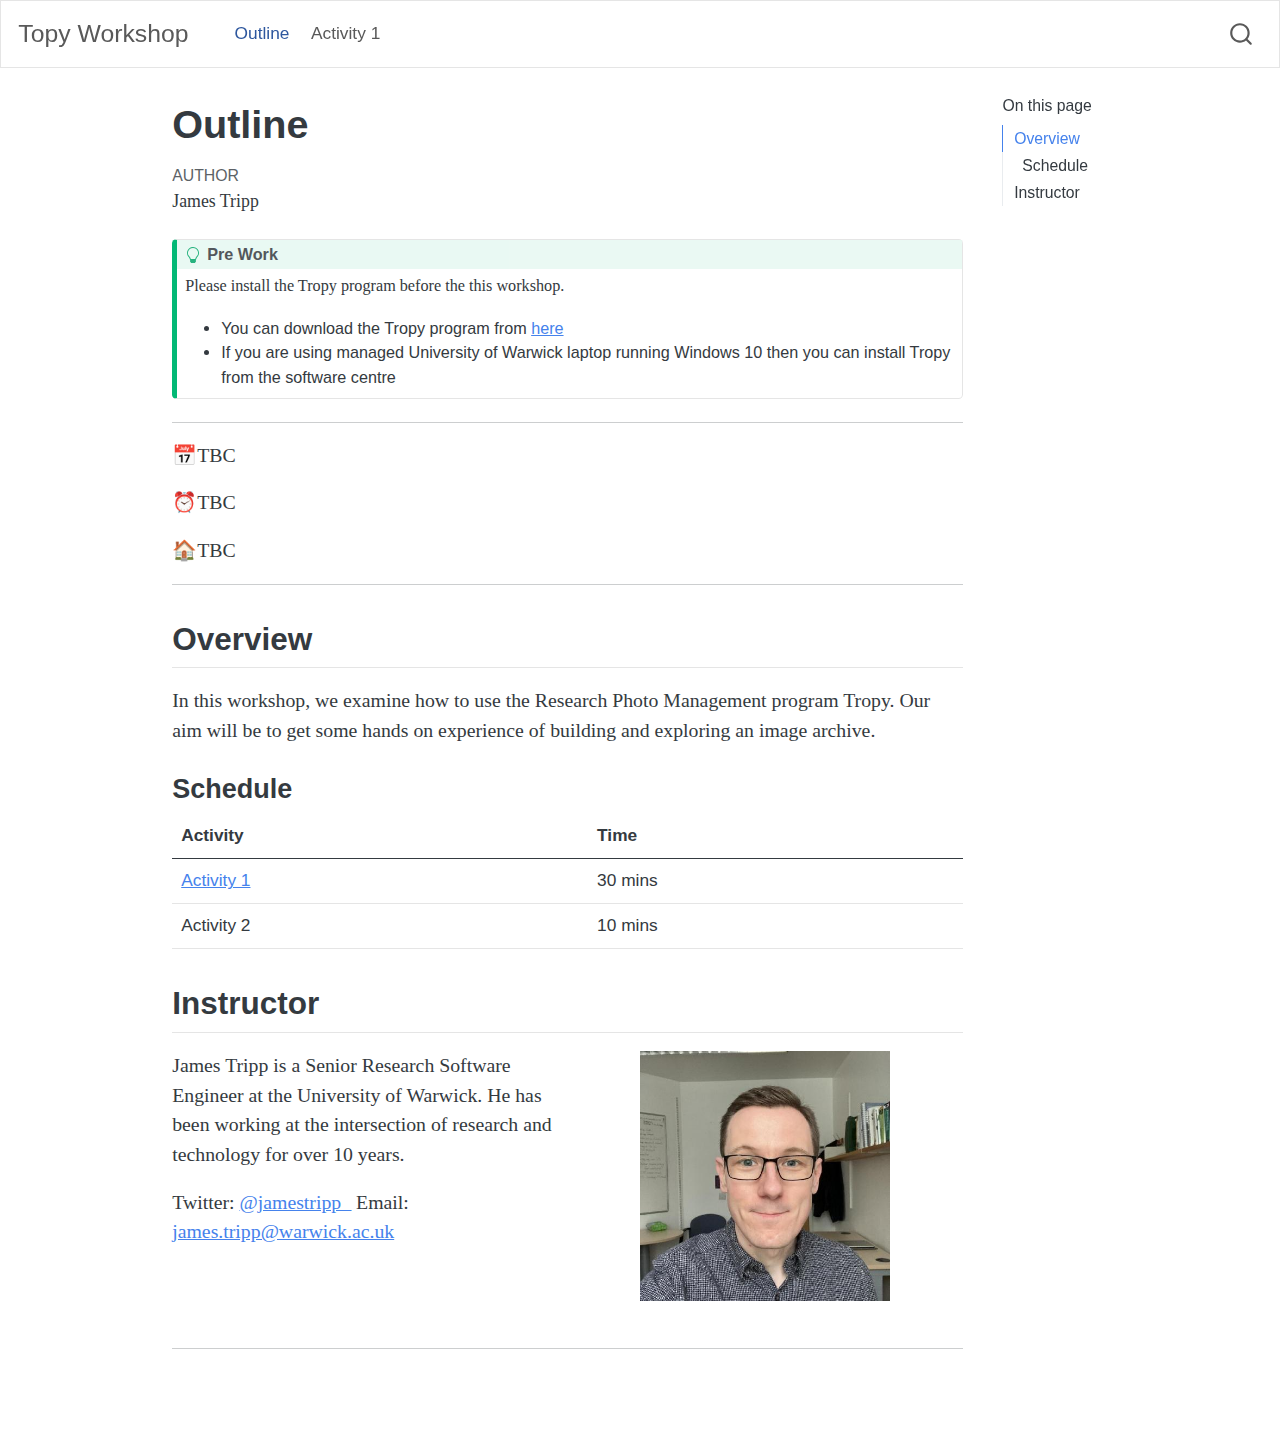
<file: index.html>
<!DOCTYPE html>
<html xmlns="http://www.w3.org/1999/xhtml" lang="en" xml:lang="en"><head>

<meta charset="utf-8">
<meta name="generator" content="quarto-1.2.269">

<meta name="viewport" content="width=device-width, initial-scale=1.0, user-scalable=yes">

<meta name="author" content="James Tripp">

<title>Topy Workshop - Outline</title>
<style>
code{white-space: pre-wrap;}
span.smallcaps{font-variant: small-caps;}
div.columns{display: flex; gap: min(4vw, 1.5em);}
div.column{flex: auto; overflow-x: auto;}
div.hanging-indent{margin-left: 1.5em; text-indent: -1.5em;}
ul.task-list{list-style: none;}
ul.task-list li input[type="checkbox"] {
  width: 0.8em;
  margin: 0 0.8em 0.2em -1.6em;
  vertical-align: middle;
}
</style>


<script src="site_libs/quarto-nav/quarto-nav.js"></script>
<script src="site_libs/quarto-nav/headroom.min.js"></script>
<script src="site_libs/clipboard/clipboard.min.js"></script>
<script src="site_libs/quarto-search/autocomplete.umd.js"></script>
<script src="site_libs/quarto-search/fuse.min.js"></script>
<script src="site_libs/quarto-search/quarto-search.js"></script>
<meta name="quarto:offset" content="./">
<script src="site_libs/quarto-html/quarto.js"></script>
<script src="site_libs/quarto-html/popper.min.js"></script>
<script src="site_libs/quarto-html/tippy.umd.min.js"></script>
<script src="site_libs/quarto-html/anchor.min.js"></script>
<link href="site_libs/quarto-html/tippy.css" rel="stylesheet">
<link href="site_libs/quarto-html/quarto-syntax-highlighting.css" rel="stylesheet" id="quarto-text-highlighting-styles">
<script src="site_libs/bootstrap/bootstrap.min.js"></script>
<link href="site_libs/bootstrap/bootstrap-icons.css" rel="stylesheet">
<link href="site_libs/bootstrap/bootstrap.min.css" rel="stylesheet" id="quarto-bootstrap" data-mode="light">
<script id="quarto-search-options" type="application/json">{
  "location": "navbar",
  "copy-button": false,
  "collapse-after": 3,
  "panel-placement": "end",
  "type": "overlay",
  "limit": 20,
  "language": {
    "search-no-results-text": "No results",
    "search-matching-documents-text": "matching documents",
    "search-copy-link-title": "Copy link to search",
    "search-hide-matches-text": "Hide additional matches",
    "search-more-match-text": "more match in this document",
    "search-more-matches-text": "more matches in this document",
    "search-clear-button-title": "Clear",
    "search-detached-cancel-button-title": "Cancel",
    "search-submit-button-title": "Submit"
  }
}</script>


<link rel="stylesheet" href="styles.css">
<meta property="og:title" content="Topy Workshop - Outline">
<meta property="og:description" content="📅TBC">
<meta property="og:site-name" content="Topy Workshop">
<meta name="twitter:title" content="Topy Workshop - Outline">
<meta name="twitter:description" content="📅TBC">
<meta name="twitter:card" content="summary">
</head>

<body class="nav-fixed">

<div id="quarto-search-results"></div>
  <header id="quarto-header" class="headroom fixed-top">
    <nav class="navbar navbar-expand-lg navbar-dark ">
      <div class="navbar-container container-fluid">
      <div class="navbar-brand-container">
    <a class="navbar-brand" href="./index.html">
    <span class="navbar-title">Topy Workshop</span>
    </a>
  </div>
          <button class="navbar-toggler" type="button" data-bs-toggle="collapse" data-bs-target="#navbarCollapse" aria-controls="navbarCollapse" aria-expanded="false" aria-label="Toggle navigation" onclick="if (window.quartoToggleHeadroom) { window.quartoToggleHeadroom(); }">
  <span class="navbar-toggler-icon"></span>
</button>
          <div class="collapse navbar-collapse" id="navbarCollapse">
            <ul class="navbar-nav navbar-nav-scroll me-auto">
  <li class="nav-item">
    <a class="nav-link active" href="./index.html" aria-current="page">
 <span class="menu-text">Outline</span></a>
  </li>  
  <li class="nav-item">
    <a class="nav-link" href="./materials/activity/01-activity1/activity1.html">
 <span class="menu-text">Activity 1</span></a>
  </li>  
</ul>
              <div id="quarto-search" class="" title="Search"></div>
          </div> <!-- /navcollapse -->
      </div> <!-- /container-fluid -->
    </nav>
</header>
<!-- content -->
<div id="quarto-content" class="quarto-container page-columns page-rows-contents page-layout-article page-navbar">
<!-- sidebar -->
<!-- margin-sidebar -->
    <div id="quarto-margin-sidebar" class="sidebar margin-sidebar">
        <nav id="TOC" role="doc-toc" class="toc-active">
    <h2 id="toc-title">On this page</h2>
   
  <ul>
  <li><a href="#overview" id="toc-overview" class="nav-link active" data-scroll-target="#overview">Overview</a>
  <ul class="collapse">
  <li><a href="#schedule" id="toc-schedule" class="nav-link" data-scroll-target="#schedule">Schedule</a></li>
  </ul></li>
  <li><a href="#instructor" id="toc-instructor" class="nav-link" data-scroll-target="#instructor">Instructor</a></li>
  </ul>
</nav>
    </div>
<!-- main -->
<main class="content" id="quarto-document-content">

<header id="title-block-header" class="quarto-title-block default">
<div class="quarto-title">
<h1 class="title">Outline</h1>
</div>



<div class="quarto-title-meta">

    <div>
    <div class="quarto-title-meta-heading">Author</div>
    <div class="quarto-title-meta-contents">
             <p>James Tripp </p>
          </div>
  </div>
    
  
    
  </div>
  

</header>

<!-- This template is base on https://github.com/rstudio-conf-2022/get-started-quarto -->
<div class="callout-tip callout callout-style-default callout-captioned">
<div class="callout-header d-flex align-content-center">
<div class="callout-icon-container">
<i class="callout-icon"></i>
</div>
<div class="callout-caption-container flex-fill">
Pre Work
</div>
</div>
<div class="callout-body-container callout-body">
<p>Please install the Tropy program before the this workshop.</p>
<ul>
<li>You can download the Tropy program from <a href="https://tropy.org/">here</a></li>
<li>If you are using managed University of Warwick laptop running Windows 10 then you can install Tropy from the software centre</li>
</ul>
</div>
</div>
<hr>
<!-- Emojis are available via RStudio -->
<!-- See https://quarto.org/docs/visual-editor/content.html -->
<p>📅TBC</p>
<p>⏰TBC</p>
<p>🏠TBC</p>
<hr>
<section id="overview" class="level2">
<h2 class="anchored" data-anchor-id="overview">Overview</h2>
<p>In this workshop, we examine how to use the Research Photo Management program Tropy. Our aim will be to get some hands on experience of building and exploring an image archive.</p>
<section id="schedule" class="level3">
<h3 class="anchored" data-anchor-id="schedule">Schedule</h3>

<!-- Generate via https://www.tablesgenerator.com/markdown_tables -->
<table class="table">
<thead>
<tr class="header">
<th>Activity</th>
<th>Time</th>
</tr>
</thead>
<tbody>
<tr class="odd">
<td><a href="./materials/activity/01-activity1/activity1.html">Activity 1</a></td>
<td>30 mins</td>
</tr>
<tr class="even">
<td>Activity 2</td>
<td>10 mins</td>
</tr>
</tbody>
</table>
</section>
</section>
<section id="instructor" class="level2">
<h2 class="anchored" data-anchor-id="instructor">Instructor</h2>
<div class="columns">
<div class="column" style="width:50%;">
<p>James Tripp is a Senior Research Software Engineer at the University of Warwick. He has been working at the intersection of research and technology for over 10 years.</p>
<p>Twitter: <a href="https://twitter.com/jamestripp_">@jamestripp_</a> Email: <a href="mailto:james.tripp@warwick.ac.uk">james.tripp@warwick.ac.uk</a></p>
</div><div class="column" style="width:50%;">
<div class="quarto-figure quarto-figure-center">
<figure class="figure">
<p><img src="materials/images/james.jfif" class="img-fluid figure-img" alt="James Tripp" width="250"></p>
</figure>
</div>
</div>
</div>
<hr>
<!-- Do make sure this is the right license -->
<!-- ![](https://i.creativecommons.org/l/by/4.0/88x31.png) This work is licensed under a [Creative Commons Attribution 4.0 International License](https://creativecommons.org/licenses/by/4.0/). -->


</section>

</main> <!-- /main -->
<script id="quarto-html-after-body" type="application/javascript">
window.document.addEventListener("DOMContentLoaded", function (event) {
  const toggleBodyColorMode = (bsSheetEl) => {
    const mode = bsSheetEl.getAttribute("data-mode");
    const bodyEl = window.document.querySelector("body");
    if (mode === "dark") {
      bodyEl.classList.add("quarto-dark");
      bodyEl.classList.remove("quarto-light");
    } else {
      bodyEl.classList.add("quarto-light");
      bodyEl.classList.remove("quarto-dark");
    }
  }
  const toggleBodyColorPrimary = () => {
    const bsSheetEl = window.document.querySelector("link#quarto-bootstrap");
    if (bsSheetEl) {
      toggleBodyColorMode(bsSheetEl);
    }
  }
  toggleBodyColorPrimary();  
  const icon = "";
  const anchorJS = new window.AnchorJS();
  anchorJS.options = {
    placement: 'right',
    icon: icon
  };
  anchorJS.add('.anchored');
  const clipboard = new window.ClipboardJS('.code-copy-button', {
    target: function(trigger) {
      return trigger.previousElementSibling;
    }
  });
  clipboard.on('success', function(e) {
    // button target
    const button = e.trigger;
    // don't keep focus
    button.blur();
    // flash "checked"
    button.classList.add('code-copy-button-checked');
    var currentTitle = button.getAttribute("title");
    button.setAttribute("title", "Copied!");
    let tooltip;
    if (window.bootstrap) {
      button.setAttribute("data-bs-toggle", "tooltip");
      button.setAttribute("data-bs-placement", "left");
      button.setAttribute("data-bs-title", "Copied!");
      tooltip = new bootstrap.Tooltip(button, 
        { trigger: "manual", 
          customClass: "code-copy-button-tooltip",
          offset: [0, -8]});
      tooltip.show();    
    }
    setTimeout(function() {
      if (tooltip) {
        tooltip.hide();
        button.removeAttribute("data-bs-title");
        button.removeAttribute("data-bs-toggle");
        button.removeAttribute("data-bs-placement");
      }
      button.setAttribute("title", currentTitle);
      button.classList.remove('code-copy-button-checked');
    }, 1000);
    // clear code selection
    e.clearSelection();
  });
  function tippyHover(el, contentFn) {
    const config = {
      allowHTML: true,
      content: contentFn,
      maxWidth: 500,
      delay: 100,
      arrow: false,
      appendTo: function(el) {
          return el.parentElement;
      },
      interactive: true,
      interactiveBorder: 10,
      theme: 'quarto',
      placement: 'bottom-start'
    };
    window.tippy(el, config); 
  }
  const noterefs = window.document.querySelectorAll('a[role="doc-noteref"]');
  for (var i=0; i<noterefs.length; i++) {
    const ref = noterefs[i];
    tippyHover(ref, function() {
      // use id or data attribute instead here
      let href = ref.getAttribute('data-footnote-href') || ref.getAttribute('href');
      try { href = new URL(href).hash; } catch {}
      const id = href.replace(/^#\/?/, "");
      const note = window.document.getElementById(id);
      return note.innerHTML;
    });
  }
  const findCites = (el) => {
    const parentEl = el.parentElement;
    if (parentEl) {
      const cites = parentEl.dataset.cites;
      if (cites) {
        return {
          el,
          cites: cites.split(' ')
        };
      } else {
        return findCites(el.parentElement)
      }
    } else {
      return undefined;
    }
  };
  var bibliorefs = window.document.querySelectorAll('a[role="doc-biblioref"]');
  for (var i=0; i<bibliorefs.length; i++) {
    const ref = bibliorefs[i];
    const citeInfo = findCites(ref);
    if (citeInfo) {
      tippyHover(citeInfo.el, function() {
        var popup = window.document.createElement('div');
        citeInfo.cites.forEach(function(cite) {
          var citeDiv = window.document.createElement('div');
          citeDiv.classList.add('hanging-indent');
          citeDiv.classList.add('csl-entry');
          var biblioDiv = window.document.getElementById('ref-' + cite);
          if (biblioDiv) {
            citeDiv.innerHTML = biblioDiv.innerHTML;
          }
          popup.appendChild(citeDiv);
        });
        return popup.innerHTML;
      });
    }
  }
});
</script>
</div> <!-- /content -->



</body></html>
</file>
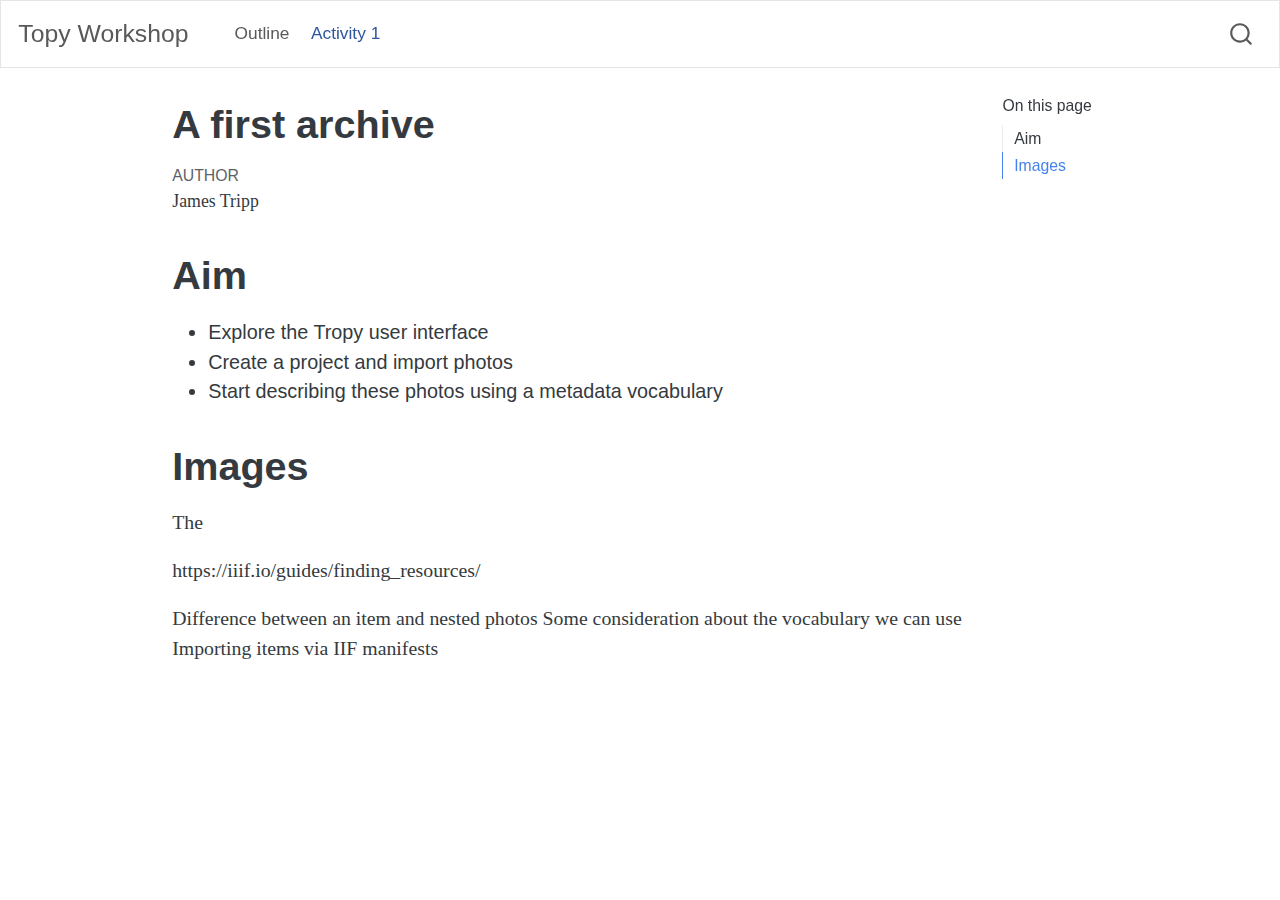
<file: materials/activity/01-activity1/activity1.html>
<!DOCTYPE html>
<html xmlns="http://www.w3.org/1999/xhtml" lang="en" xml:lang="en"><head>

<meta charset="utf-8">
<meta name="generator" content="quarto-1.2.269">

<meta name="viewport" content="width=device-width, initial-scale=1.0, user-scalable=yes">

<meta name="author" content="James Tripp">

<title>Topy Workshop - A first archive</title>
<style>
code{white-space: pre-wrap;}
span.smallcaps{font-variant: small-caps;}
div.columns{display: flex; gap: min(4vw, 1.5em);}
div.column{flex: auto; overflow-x: auto;}
div.hanging-indent{margin-left: 1.5em; text-indent: -1.5em;}
ul.task-list{list-style: none;}
ul.task-list li input[type="checkbox"] {
  width: 0.8em;
  margin: 0 0.8em 0.2em -1.6em;
  vertical-align: middle;
}
</style>


<script src="../../../site_libs/quarto-nav/quarto-nav.js"></script>
<script src="../../../site_libs/quarto-nav/headroom.min.js"></script>
<script src="../../../site_libs/clipboard/clipboard.min.js"></script>
<script src="../../../site_libs/quarto-search/autocomplete.umd.js"></script>
<script src="../../../site_libs/quarto-search/fuse.min.js"></script>
<script src="../../../site_libs/quarto-search/quarto-search.js"></script>
<meta name="quarto:offset" content="../../../">
<script src="../../../site_libs/quarto-html/quarto.js"></script>
<script src="../../../site_libs/quarto-html/popper.min.js"></script>
<script src="../../../site_libs/quarto-html/tippy.umd.min.js"></script>
<script src="../../../site_libs/quarto-html/anchor.min.js"></script>
<link href="../../../site_libs/quarto-html/tippy.css" rel="stylesheet">
<link href="../../../site_libs/quarto-html/quarto-syntax-highlighting.css" rel="stylesheet" id="quarto-text-highlighting-styles">
<script src="../../../site_libs/bootstrap/bootstrap.min.js"></script>
<link href="../../../site_libs/bootstrap/bootstrap-icons.css" rel="stylesheet">
<link href="../../../site_libs/bootstrap/bootstrap.min.css" rel="stylesheet" id="quarto-bootstrap" data-mode="light">
<script id="quarto-search-options" type="application/json">{
  "location": "navbar",
  "copy-button": false,
  "collapse-after": 3,
  "panel-placement": "end",
  "type": "overlay",
  "limit": 20,
  "language": {
    "search-no-results-text": "No results",
    "search-matching-documents-text": "matching documents",
    "search-copy-link-title": "Copy link to search",
    "search-hide-matches-text": "Hide additional matches",
    "search-more-match-text": "more match in this document",
    "search-more-matches-text": "more matches in this document",
    "search-clear-button-title": "Clear",
    "search-detached-cancel-button-title": "Cancel",
    "search-submit-button-title": "Submit"
  }
}</script>


<link rel="stylesheet" href="../../../styles.css">
<meta property="og:title" content="Topy Workshop - A first archive">
<meta property="og:description" content="The">
<meta property="og:site-name" content="Topy Workshop">
<meta name="twitter:title" content="Topy Workshop - A first archive">
<meta name="twitter:description" content="The">
<meta name="twitter:card" content="summary">
</head>

<body class="nav-fixed">

<div id="quarto-search-results"></div>
  <header id="quarto-header" class="headroom fixed-top">
    <nav class="navbar navbar-expand-lg navbar-dark ">
      <div class="navbar-container container-fluid">
      <div class="navbar-brand-container">
    <a class="navbar-brand" href="../../../index.html">
    <span class="navbar-title">Topy Workshop</span>
    </a>
  </div>
          <button class="navbar-toggler" type="button" data-bs-toggle="collapse" data-bs-target="#navbarCollapse" aria-controls="navbarCollapse" aria-expanded="false" aria-label="Toggle navigation" onclick="if (window.quartoToggleHeadroom) { window.quartoToggleHeadroom(); }">
  <span class="navbar-toggler-icon"></span>
</button>
          <div class="collapse navbar-collapse" id="navbarCollapse">
            <ul class="navbar-nav navbar-nav-scroll me-auto">
  <li class="nav-item">
    <a class="nav-link" href="../../../index.html">
 <span class="menu-text">Outline</span></a>
  </li>  
  <li class="nav-item">
    <a class="nav-link active" href="../../../materials/activity/01-activity1/activity1.html" aria-current="page">
 <span class="menu-text">Activity 1</span></a>
  </li>  
</ul>
              <div id="quarto-search" class="" title="Search"></div>
          </div> <!-- /navcollapse -->
      </div> <!-- /container-fluid -->
    </nav>
</header>
<!-- content -->
<div id="quarto-content" class="quarto-container page-columns page-rows-contents page-layout-article page-navbar">
<!-- sidebar -->
<!-- margin-sidebar -->
    <div id="quarto-margin-sidebar" class="sidebar margin-sidebar">
        <nav id="TOC" role="doc-toc" class="toc-active">
    <h2 id="toc-title">On this page</h2>
   
  <ul>
  <li><a href="#aim" id="toc-aim" class="nav-link active" data-scroll-target="#aim">Aim</a></li>
  <li><a href="#images" id="toc-images" class="nav-link" data-scroll-target="#images">Images</a></li>
  </ul>
</nav>
    </div>
<!-- main -->
<main class="content" id="quarto-document-content">

<header id="title-block-header" class="quarto-title-block default">
<div class="quarto-title">
<h1 class="title">A first archive</h1>
</div>



<div class="quarto-title-meta">

    <div>
    <div class="quarto-title-meta-heading">Author</div>
    <div class="quarto-title-meta-contents">
             <p>James Tripp </p>
          </div>
  </div>
    
  
    
  </div>
  

</header>

<section id="aim" class="level1">
<h1>Aim</h1>
<ul>
<li>Explore the Tropy user interface</li>
<li>Create a project and import photos</li>
<li>Start describing these photos using a metadata vocabulary</li>
</ul>
</section>
<section id="images" class="level1">
<h1>Images</h1>
<p>The</p>
<p>https://iiif.io/guides/finding_resources/</p>
<p>Difference between an item and nested photos Some consideration about the vocabulary we can use Importing items via IIF manifests</p>


</section>

</main> <!-- /main -->
<script id="quarto-html-after-body" type="application/javascript">
window.document.addEventListener("DOMContentLoaded", function (event) {
  const toggleBodyColorMode = (bsSheetEl) => {
    const mode = bsSheetEl.getAttribute("data-mode");
    const bodyEl = window.document.querySelector("body");
    if (mode === "dark") {
      bodyEl.classList.add("quarto-dark");
      bodyEl.classList.remove("quarto-light");
    } else {
      bodyEl.classList.add("quarto-light");
      bodyEl.classList.remove("quarto-dark");
    }
  }
  const toggleBodyColorPrimary = () => {
    const bsSheetEl = window.document.querySelector("link#quarto-bootstrap");
    if (bsSheetEl) {
      toggleBodyColorMode(bsSheetEl);
    }
  }
  toggleBodyColorPrimary();  
  const icon = "";
  const anchorJS = new window.AnchorJS();
  anchorJS.options = {
    placement: 'right',
    icon: icon
  };
  anchorJS.add('.anchored');
  const clipboard = new window.ClipboardJS('.code-copy-button', {
    target: function(trigger) {
      return trigger.previousElementSibling;
    }
  });
  clipboard.on('success', function(e) {
    // button target
    const button = e.trigger;
    // don't keep focus
    button.blur();
    // flash "checked"
    button.classList.add('code-copy-button-checked');
    var currentTitle = button.getAttribute("title");
    button.setAttribute("title", "Copied!");
    let tooltip;
    if (window.bootstrap) {
      button.setAttribute("data-bs-toggle", "tooltip");
      button.setAttribute("data-bs-placement", "left");
      button.setAttribute("data-bs-title", "Copied!");
      tooltip = new bootstrap.Tooltip(button, 
        { trigger: "manual", 
          customClass: "code-copy-button-tooltip",
          offset: [0, -8]});
      tooltip.show();    
    }
    setTimeout(function() {
      if (tooltip) {
        tooltip.hide();
        button.removeAttribute("data-bs-title");
        button.removeAttribute("data-bs-toggle");
        button.removeAttribute("data-bs-placement");
      }
      button.setAttribute("title", currentTitle);
      button.classList.remove('code-copy-button-checked');
    }, 1000);
    // clear code selection
    e.clearSelection();
  });
  function tippyHover(el, contentFn) {
    const config = {
      allowHTML: true,
      content: contentFn,
      maxWidth: 500,
      delay: 100,
      arrow: false,
      appendTo: function(el) {
          return el.parentElement;
      },
      interactive: true,
      interactiveBorder: 10,
      theme: 'quarto',
      placement: 'bottom-start'
    };
    window.tippy(el, config); 
  }
  const noterefs = window.document.querySelectorAll('a[role="doc-noteref"]');
  for (var i=0; i<noterefs.length; i++) {
    const ref = noterefs[i];
    tippyHover(ref, function() {
      // use id or data attribute instead here
      let href = ref.getAttribute('data-footnote-href') || ref.getAttribute('href');
      try { href = new URL(href).hash; } catch {}
      const id = href.replace(/^#\/?/, "");
      const note = window.document.getElementById(id);
      return note.innerHTML;
    });
  }
  const findCites = (el) => {
    const parentEl = el.parentElement;
    if (parentEl) {
      const cites = parentEl.dataset.cites;
      if (cites) {
        return {
          el,
          cites: cites.split(' ')
        };
      } else {
        return findCites(el.parentElement)
      }
    } else {
      return undefined;
    }
  };
  var bibliorefs = window.document.querySelectorAll('a[role="doc-biblioref"]');
  for (var i=0; i<bibliorefs.length; i++) {
    const ref = bibliorefs[i];
    const citeInfo = findCites(ref);
    if (citeInfo) {
      tippyHover(citeInfo.el, function() {
        var popup = window.document.createElement('div');
        citeInfo.cites.forEach(function(cite) {
          var citeDiv = window.document.createElement('div');
          citeDiv.classList.add('hanging-indent');
          citeDiv.classList.add('csl-entry');
          var biblioDiv = window.document.getElementById('ref-' + cite);
          if (biblioDiv) {
            citeDiv.innerHTML = biblioDiv.innerHTML;
          }
          popup.appendChild(citeDiv);
        });
        return popup.innerHTML;
      });
    }
  }
});
</script>
</div> <!-- /content -->



</body></html>
</file>
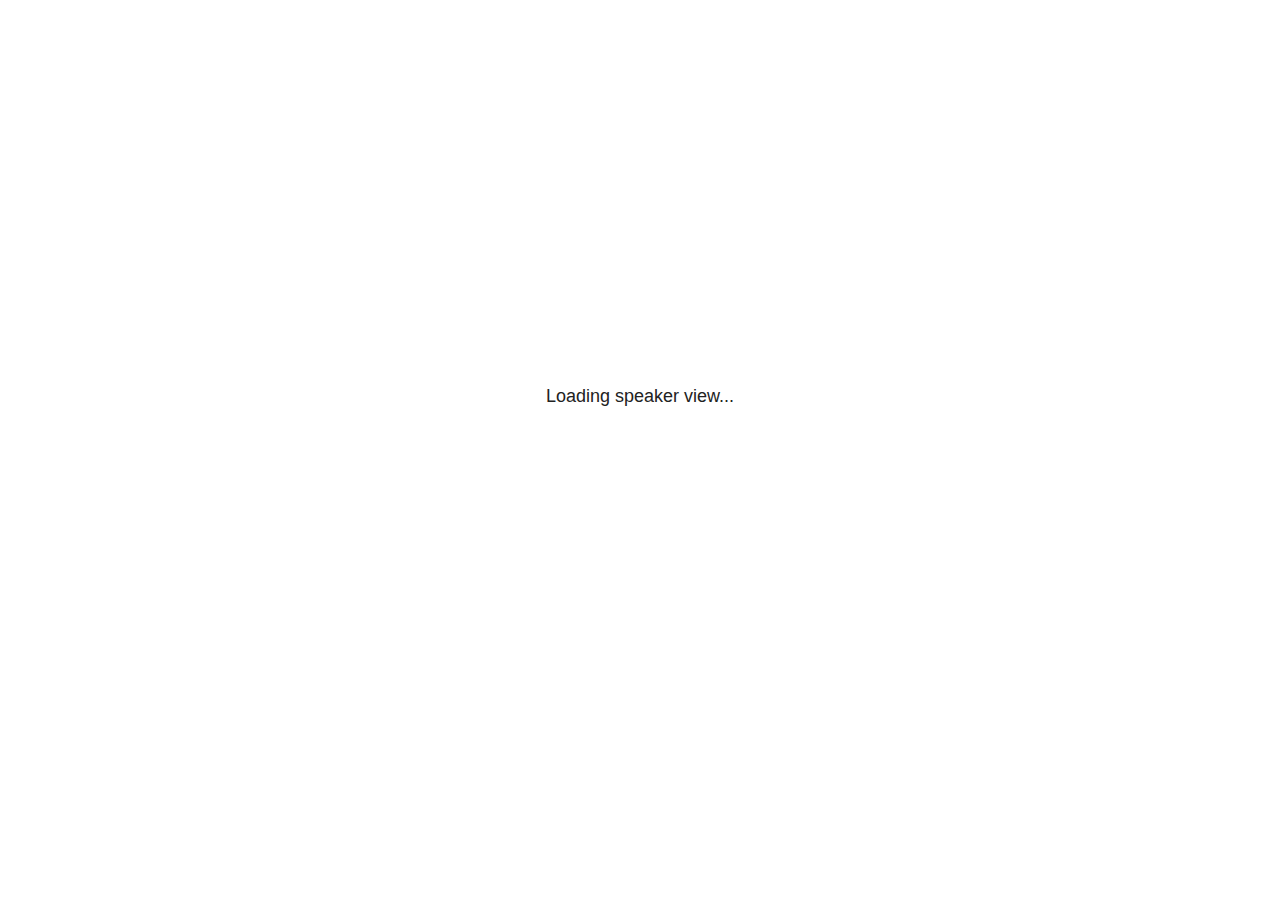
<file: site_libs/revealjs/plugin/notes/speaker-view.html>
<!--
	NOTE: You need to build the notes plugin after making changes to this file.
-->
<html lang="en">
	<head>
		<meta charset="utf-8">

		<title>reveal.js - Speaker View</title>

		<style>
			body {
				font-family: Helvetica;
				font-size: 18px;
			}

			#current-slide,
			#upcoming-slide,
			#speaker-controls {
				padding: 6px;
				box-sizing: border-box;
				-moz-box-sizing: border-box;
			}

			#current-slide iframe,
			#upcoming-slide iframe {
				width: 100%;
				height: 100%;
				border: 1px solid #ddd;
			}

			#current-slide .label,
			#upcoming-slide .label {
				position: absolute;
				top: 10px;
				left: 10px;
				z-index: 2;
			}

			#connection-status {
				position: absolute;
				top: 0;
				left: 0;
				width: 100%;
				height: 100%;
				z-index: 20;
				padding: 30% 20% 20% 20%;
				font-size: 18px;
				color: #222;
				background: #fff;
				text-align: center;
				box-sizing: border-box;
				line-height: 1.4;
			}

			.overlay-element {
				height: 34px;
				line-height: 34px;
				padding: 0 10px;
				text-shadow: none;
				background: rgba( 220, 220, 220, 0.8 );
				color: #222;
				font-size: 14px;
			}

			.overlay-element.interactive:hover {
				background: rgba( 220, 220, 220, 1 );
			}

			#current-slide {
				position: absolute;
				width: 60%;
				height: 100%;
				top: 0;
				left: 0;
				padding-right: 0;
			}

			#upcoming-slide {
				position: absolute;
				width: 40%;
				height: 40%;
				right: 0;
				top: 0;
			}

			/* Speaker controls */
			#speaker-controls {
				position: absolute;
				top: 40%;
				right: 0;
				width: 40%;
				height: 60%;
				overflow: auto;
				font-size: 18px;
			}

				.speaker-controls-time.hidden,
				.speaker-controls-notes.hidden {
					display: none;
				}

				.speaker-controls-time .label,
				.speaker-controls-pace .label,
				.speaker-controls-notes .label {
					text-transform: uppercase;
					font-weight: normal;
					font-size: 0.66em;
					color: #666;
					margin: 0;
				}

				.speaker-controls-time, .speaker-controls-pace {
					border-bottom: 1px solid rgba( 200, 200, 200, 0.5 );
					margin-bottom: 10px;
					padding: 10px 16px;
					padding-bottom: 20px;
					cursor: pointer;
				}

				.speaker-controls-time .reset-button {
					opacity: 0;
					float: right;
					color: #666;
					text-decoration: none;
				}
				.speaker-controls-time:hover .reset-button {
					opacity: 1;
				}

				.speaker-controls-time .timer,
				.speaker-controls-time .clock {
					width: 50%;
				}

				.speaker-controls-time .timer,
				.speaker-controls-time .clock,
				.speaker-controls-time .pacing .hours-value,
				.speaker-controls-time .pacing .minutes-value,
				.speaker-controls-time .pacing .seconds-value {
					font-size: 1.9em;
				}

				.speaker-controls-time .timer {
					float: left;
				}

				.speaker-controls-time .clock {
					float: right;
					text-align: right;
				}

				.speaker-controls-time span.mute {
					opacity: 0.3;
				}

				.speaker-controls-time .pacing-title {
					margin-top: 5px;
				}

				.speaker-controls-time .pacing.ahead {
					color: blue;
				}

				.speaker-controls-time .pacing.on-track {
					color: green;
				}

				.speaker-controls-time .pacing.behind {
					color: red;
				}

				.speaker-controls-notes {
					padding: 10px 16px;
				}

				.speaker-controls-notes .value {
					margin-top: 5px;
					line-height: 1.4;
					font-size: 1.2em;
				}

			/* Layout selector */
			#speaker-layout {
				position: absolute;
				top: 10px;
				right: 10px;
				color: #222;
				z-index: 10;
			}
				#speaker-layout select {
					position: absolute;
					width: 100%;
					height: 100%;
					top: 0;
					left: 0;
					border: 0;
					box-shadow: 0;
					cursor: pointer;
					opacity: 0;

					font-size: 1em;
					background-color: transparent;

					-moz-appearance: none;
					-webkit-appearance: none;
					-webkit-tap-highlight-color: rgba(0, 0, 0, 0);
				}

				#speaker-layout select:focus {
					outline: none;
					box-shadow: none;
				}

			.clear {
				clear: both;
			}

			/* Speaker layout: Wide */
			body[data-speaker-layout="wide"] #current-slide,
			body[data-speaker-layout="wide"] #upcoming-slide {
				width: 50%;
				height: 45%;
				padding: 6px;
			}

			body[data-speaker-layout="wide"] #current-slide {
				top: 0;
				left: 0;
			}

			body[data-speaker-layout="wide"] #upcoming-slide {
				top: 0;
				left: 50%;
			}

			body[data-speaker-layout="wide"] #speaker-controls {
				top: 45%;
				left: 0;
				width: 100%;
				height: 50%;
				font-size: 1.25em;
			}

			/* Speaker layout: Tall */
			body[data-speaker-layout="tall"] #current-slide,
			body[data-speaker-layout="tall"] #upcoming-slide {
				width: 45%;
				height: 50%;
				padding: 6px;
			}

			body[data-speaker-layout="tall"] #current-slide {
				top: 0;
				left: 0;
			}

			body[data-speaker-layout="tall"] #upcoming-slide {
				top: 50%;
				left: 0;
			}

			body[data-speaker-layout="tall"] #speaker-controls {
				padding-top: 40px;
				top: 0;
				left: 45%;
				width: 55%;
				height: 100%;
				font-size: 1.25em;
			}

			/* Speaker layout: Notes only */
			body[data-speaker-layout="notes-only"] #current-slide,
			body[data-speaker-layout="notes-only"] #upcoming-slide {
				display: none;
			}

			body[data-speaker-layout="notes-only"] #speaker-controls {
				padding-top: 40px;
				top: 0;
				left: 0;
				width: 100%;
				height: 100%;
				font-size: 1.25em;
			}

			@media screen and (max-width: 1080px) {
				body[data-speaker-layout="default"] #speaker-controls {
					font-size: 16px;
				}
			}

			@media screen and (max-width: 900px) {
				body[data-speaker-layout="default"] #speaker-controls {
					font-size: 14px;
				}
			}

			@media screen and (max-width: 800px) {
				body[data-speaker-layout="default"] #speaker-controls {
					font-size: 12px;
				}
			}

		</style>
	</head>

	<body>

		<div id="connection-status">Loading speaker view...</div>

		<div id="current-slide"></div>
		<div id="upcoming-slide"><span class="overlay-element label">Upcoming</span></div>
		<div id="speaker-controls">
			<div class="speaker-controls-time">
				<h4 class="label">Time <span class="reset-button">Click to Reset</span></h4>
				<div class="clock">
					<span class="clock-value">0:00 AM</span>
				</div>
				<div class="timer">
					<span class="hours-value">00</span><span class="minutes-value">:00</span><span class="seconds-value">:00</span>
				</div>
				<div class="clear"></div>

				<h4 class="label pacing-title" style="display: none">Pacing – Time to finish current slide</h4>
				<div class="pacing" style="display: none">
					<span class="hours-value">00</span><span class="minutes-value">:00</span><span class="seconds-value">:00</span>
				</div>
			</div>

			<div class="speaker-controls-notes hidden">
				<h4 class="label">Notes</h4>
				<div class="value"></div>
			</div>
		</div>
		<div id="speaker-layout" class="overlay-element interactive">
			<span class="speaker-layout-label"></span>
			<select class="speaker-layout-dropdown"></select>
		</div>

		<script>

			(function() {

				var notes,
					notesValue,
					currentState,
					currentSlide,
					upcomingSlide,
					layoutLabel,
					layoutDropdown,
					pendingCalls = {},
					lastRevealApiCallId = 0,
					connected = false,
					whitelistedWindows = [window.opener];

				var SPEAKER_LAYOUTS = {
					'default': 'Default',
					'wide': 'Wide',
					'tall': 'Tall',
					'notes-only': 'Notes only'
				};

				setupLayout();

				var connectionStatus = document.querySelector( '#connection-status' );
				var connectionTimeout = setTimeout( function() {
					connectionStatus.innerHTML = 'Error connecting to main window.<br>Please try closing and reopening the speaker view.';
				}, 5000 );
;
				window.addEventListener( 'message', function( event ) {

					// Validate the origin of this message to prevent XSS
					if( window.location.origin !== event.origin && whitelistedWindows.indexOf( event.source ) === -1 ) {
						return;
					}

					clearTimeout( connectionTimeout );
					connectionStatus.style.display = 'none';

					var data = JSON.parse( event.data );

					// The overview mode is only useful to the reveal.js instance
					// where navigation occurs so we don't sync it
					if( data.state ) delete data.state.overview;

					// Messages sent by the notes plugin inside of the main window
					if( data && data.namespace === 'reveal-notes' ) {
						if( data.type === 'connect' ) {
							handleConnectMessage( data );
						}
						else if( data.type === 'state' ) {
							handleStateMessage( data );
						}
						else if( data.type === 'return' ) {
							pendingCalls[data.callId](data.result);
							delete pendingCalls[data.callId];
						}
					}
					// Messages sent by the reveal.js inside of the current slide preview
					else if( data && data.namespace === 'reveal' ) {
						if( /ready/.test( data.eventName ) ) {
							// Send a message back to notify that the handshake is complete
							window.opener.postMessage( JSON.stringify({ namespace: 'reveal-notes', type: 'connected'} ), '*' );
						}
						else if( /slidechanged|fragmentshown|fragmenthidden|paused|resumed/.test( data.eventName ) && currentState !== JSON.stringify( data.state ) ) {

							dispatchStateToMainWindow( data.state );

						}
					}

				} );

				/**
				 * Updates the presentation in the main window to match the state
				 * of the presentation in the notes window.
				 */
				const dispatchStateToMainWindow = debounce(( state ) => {
					window.opener.postMessage( JSON.stringify({ method: 'setState', args: [ state ]} ), '*' );
				}, 500);

				/**
				 * Asynchronously calls the Reveal.js API of the main frame.
				 */
				function callRevealApi( methodName, methodArguments, callback ) {

					var callId = ++lastRevealApiCallId;
					pendingCalls[callId] = callback;
					window.opener.postMessage( JSON.stringify( {
						namespace: 'reveal-notes',
						type: 'call',
						callId: callId,
						methodName: methodName,
						arguments: methodArguments
					} ), '*' );

				}

				/**
				 * Called when the main window is trying to establish a
				 * connection.
				 */
				function handleConnectMessage( data ) {

					if( connected === false ) {
						connected = true;

						setupIframes( data );
						setupKeyboard();
						setupNotes();
						setupTimer();
						setupHeartbeat();
					}

				}

				/**
				 * Called when the main window sends an updated state.
				 */
				function handleStateMessage( data ) {

					// Store the most recently set state to avoid circular loops
					// applying the same state
					currentState = JSON.stringify( data.state );

					// No need for updating the notes in case of fragment changes
					if ( data.notes ) {
						notes.classList.remove( 'hidden' );
						notesValue.style.whiteSpace = data.whitespace;
						if( data.markdown ) {
							notesValue.innerHTML = marked( data.notes );
						}
						else {
							notesValue.innerHTML = data.notes;
						}
					}
					else {
						notes.classList.add( 'hidden' );
					}

					// Update the note slides
					currentSlide.contentWindow.postMessage( JSON.stringify({ method: 'setState', args: [ data.state ] }), '*' );
					upcomingSlide.contentWindow.postMessage( JSON.stringify({ method: 'setState', args: [ data.state ] }), '*' );
					upcomingSlide.contentWindow.postMessage( JSON.stringify({ method: 'next' }), '*' );

				}

				// Limit to max one state update per X ms
				handleStateMessage = debounce( handleStateMessage, 200 );

				/**
				 * Forward keyboard events to the current slide window.
				 * This enables keyboard events to work even if focus
				 * isn't set on the current slide iframe.
				 *
				 * Block F5 default handling, it reloads and disconnects
				 * the speaker notes window.
				 */
				function setupKeyboard() {

					document.addEventListener( 'keydown', function( event ) {
						if( event.keyCode === 116 || ( event.metaKey && event.keyCode === 82 ) ) {
							event.preventDefault();
							return false;
						}
						currentSlide.contentWindow.postMessage( JSON.stringify({ method: 'triggerKey', args: [ event.keyCode ] }), '*' );
					} );

				}

				/**
				 * Creates the preview iframes.
				 */
				function setupIframes( data ) {

					var params = [
						'receiver',
						'progress=false',
						'history=false',
						'transition=none',
						'autoSlide=0',
						'backgroundTransition=none'
					].join( '&' );

					var urlSeparator = /\?/.test(data.url) ? '&' : '?';
					var hash = '#/' + data.state.indexh + '/' + data.state.indexv;
					var currentURL = data.url + urlSeparator + params + '&postMessageEvents=true' + hash;
					var upcomingURL = data.url + urlSeparator + params + '&controls=false' + hash;

					currentSlide = document.createElement( 'iframe' );
					currentSlide.setAttribute( 'width', 1280 );
					currentSlide.setAttribute( 'height', 1024 );
					currentSlide.setAttribute( 'src', currentURL );
					document.querySelector( '#current-slide' ).appendChild( currentSlide );

					upcomingSlide = document.createElement( 'iframe' );
					upcomingSlide.setAttribute( 'width', 640 );
					upcomingSlide.setAttribute( 'height', 512 );
					upcomingSlide.setAttribute( 'src', upcomingURL );
					document.querySelector( '#upcoming-slide' ).appendChild( upcomingSlide );

					whitelistedWindows.push( currentSlide.contentWindow, upcomingSlide.contentWindow );

				}

				/**
				 * Setup the notes UI.
				 */
				function setupNotes() {

					notes = document.querySelector( '.speaker-controls-notes' );
					notesValue = document.querySelector( '.speaker-controls-notes .value' );

				}

				/**
				 * We send out a heartbeat at all times to ensure we can
				 * reconnect with the main presentation window after reloads.
				 */
				function setupHeartbeat() {

					setInterval( () => {
						window.opener.postMessage( JSON.stringify({ namespace: 'reveal-notes', type: 'heartbeat'} ), '*' );
					}, 1000 );

				}

				function getTimings( callback ) {

					callRevealApi( 'getSlidesAttributes', [], function ( slideAttributes ) {
						callRevealApi( 'getConfig', [], function ( config ) {
							var totalTime = config.totalTime;
							var minTimePerSlide = config.minimumTimePerSlide || 0;
							var defaultTiming = config.defaultTiming;
							if ((defaultTiming == null) && (totalTime == null)) {
								callback(null);
								return;
							}
							// Setting totalTime overrides defaultTiming
							if (totalTime) {
								defaultTiming = 0;
							}
							var timings = [];
							for ( var i in slideAttributes ) {
								var slide = slideAttributes[ i ];
								var timing = defaultTiming;
								if( slide.hasOwnProperty( 'data-timing' )) {
									var t = slide[ 'data-timing' ];
									timing = parseInt(t);
									if( isNaN(timing) ) {
										console.warn("Could not parse timing '" + t + "' of slide " + i + "; using default of " + defaultTiming);
										timing = defaultTiming;
									}
								}
								timings.push(timing);
							}
							if ( totalTime ) {
								// After we've allocated time to individual slides, we summarize it and
								// subtract it from the total time
								var remainingTime = totalTime - timings.reduce( function(a, b) { return a + b; }, 0 );
								// The remaining time is divided by the number of slides that have 0 seconds
								// allocated at the moment, giving the average time-per-slide on the remaining slides
								var remainingSlides = (timings.filter( function(x) { return x == 0 }) ).length
								var timePerSlide = Math.round( remainingTime / remainingSlides, 0 )
								// And now we replace every zero-value timing with that average
								timings = timings.map( function(x) { return (x==0 ? timePerSlide : x) } );
							}
							var slidesUnderMinimum = timings.filter( function(x) { return (x < minTimePerSlide) } ).length
							if ( slidesUnderMinimum ) {
								message = "The pacing time for " + slidesUnderMinimum + " slide(s) is under the configured minimum of " + minTimePerSlide + " seconds. Check the data-timing attribute on individual slides, or consider increasing the totalTime or minimumTimePerSlide configuration options (or removing some slides).";
								alert(message);
							}
							callback( timings );
						} );
					} );

				}

				/**
				 * Return the number of seconds allocated for presenting
				 * all slides up to and including this one.
				 */
				function getTimeAllocated( timings, callback ) {

					callRevealApi( 'getSlidePastCount', [], function ( currentSlide ) {
						var allocated = 0;
						for (var i in timings.slice(0, currentSlide + 1)) {
							allocated += timings[i];
						}
						callback( allocated );
					} );

				}

				/**
				 * Create the timer and clock and start updating them
				 * at an interval.
				 */
				function setupTimer() {

					var start = new Date(),
					timeEl = document.querySelector( '.speaker-controls-time' ),
					clockEl = timeEl.querySelector( '.clock-value' ),
					hoursEl = timeEl.querySelector( '.hours-value' ),
					minutesEl = timeEl.querySelector( '.minutes-value' ),
					secondsEl = timeEl.querySelector( '.seconds-value' ),
					pacingTitleEl = timeEl.querySelector( '.pacing-title' ),
					pacingEl = timeEl.querySelector( '.pacing' ),
					pacingHoursEl = pacingEl.querySelector( '.hours-value' ),
					pacingMinutesEl = pacingEl.querySelector( '.minutes-value' ),
					pacingSecondsEl = pacingEl.querySelector( '.seconds-value' );

					var timings = null;
					getTimings( function ( _timings ) {

						timings = _timings;
						if (_timings !== null) {
							pacingTitleEl.style.removeProperty('display');
							pacingEl.style.removeProperty('display');
						}

						// Update once directly
						_updateTimer();

						// Then update every second
						setInterval( _updateTimer, 1000 );

					} );


					function _resetTimer() {

						if (timings == null) {
							start = new Date();
							_updateTimer();
						}
						else {
							// Reset timer to beginning of current slide
							getTimeAllocated( timings, function ( slideEndTimingSeconds ) {
								var slideEndTiming = slideEndTimingSeconds * 1000;
								callRevealApi( 'getSlidePastCount', [], function ( currentSlide ) {
									var currentSlideTiming = timings[currentSlide] * 1000;
									var previousSlidesTiming = slideEndTiming - currentSlideTiming;
									var now = new Date();
									start = new Date(now.getTime() - previousSlidesTiming);
									_updateTimer();
								} );
							} );
						}

					}

					timeEl.addEventListener( 'click', function() {
						_resetTimer();
						return false;
					} );

					function _displayTime( hrEl, minEl, secEl, time) {

						var sign = Math.sign(time) == -1 ? "-" : "";
						time = Math.abs(Math.round(time / 1000));
						var seconds = time % 60;
						var minutes = Math.floor( time / 60 ) % 60 ;
						var hours = Math.floor( time / ( 60 * 60 )) ;
						hrEl.innerHTML = sign + zeroPadInteger( hours );
						if (hours == 0) {
							hrEl.classList.add( 'mute' );
						}
						else {
							hrEl.classList.remove( 'mute' );
						}
						minEl.innerHTML = ':' + zeroPadInteger( minutes );
						if (hours == 0 && minutes == 0) {
							minEl.classList.add( 'mute' );
						}
						else {
							minEl.classList.remove( 'mute' );
						}
						secEl.innerHTML = ':' + zeroPadInteger( seconds );
					}

					function _updateTimer() {

						var diff, hours, minutes, seconds,
						now = new Date();

						diff = now.getTime() - start.getTime();

						clockEl.innerHTML = now.toLocaleTimeString( 'en-US', { hour12: true, hour: '2-digit', minute:'2-digit' } );
						_displayTime( hoursEl, minutesEl, secondsEl, diff );
						if (timings !== null) {
							_updatePacing(diff);
						}

					}

					function _updatePacing(diff) {

						getTimeAllocated( timings, function ( slideEndTimingSeconds ) {
							var slideEndTiming = slideEndTimingSeconds * 1000;

							callRevealApi( 'getSlidePastCount', [], function ( currentSlide ) {
								var currentSlideTiming = timings[currentSlide] * 1000;
								var timeLeftCurrentSlide = slideEndTiming - diff;
								if (timeLeftCurrentSlide < 0) {
									pacingEl.className = 'pacing behind';
								}
								else if (timeLeftCurrentSlide < currentSlideTiming) {
									pacingEl.className = 'pacing on-track';
								}
								else {
									pacingEl.className = 'pacing ahead';
								}
								_displayTime( pacingHoursEl, pacingMinutesEl, pacingSecondsEl, timeLeftCurrentSlide );
							} );
						} );
					}

				}

				/**
				 * Sets up the speaker view layout and layout selector.
				 */
				function setupLayout() {

					layoutDropdown = document.querySelector( '.speaker-layout-dropdown' );
					layoutLabel = document.querySelector( '.speaker-layout-label' );

					// Render the list of available layouts
					for( var id in SPEAKER_LAYOUTS ) {
						var option = document.createElement( 'option' );
						option.setAttribute( 'value', id );
						option.textContent = SPEAKER_LAYOUTS[ id ];
						layoutDropdown.appendChild( option );
					}

					// Monitor the dropdown for changes
					layoutDropdown.addEventListener( 'change', function( event ) {

						setLayout( layoutDropdown.value );

					}, false );

					// Restore any currently persisted layout
					setLayout( getLayout() );

				}

				/**
				 * Sets a new speaker view layout. The layout is persisted
				 * in local storage.
				 */
				function setLayout( value ) {

					var title = SPEAKER_LAYOUTS[ value ];

					layoutLabel.innerHTML = 'Layout' + ( title ? ( ': ' + title ) : '' );
					layoutDropdown.value = value;

					document.body.setAttribute( 'data-speaker-layout', value );

					// Persist locally
					if( supportsLocalStorage() ) {
						window.localStorage.setItem( 'reveal-speaker-layout', value );
					}

				}

				/**
				 * Returns the ID of the most recently set speaker layout
				 * or our default layout if none has been set.
				 */
				function getLayout() {

					if( supportsLocalStorage() ) {
						var layout = window.localStorage.getItem( 'reveal-speaker-layout' );
						if( layout ) {
							return layout;
						}
					}

					// Default to the first record in the layouts hash
					for( var id in SPEAKER_LAYOUTS ) {
						return id;
					}

				}

				function supportsLocalStorage() {

					try {
						localStorage.setItem('test', 'test');
						localStorage.removeItem('test');
						return true;
					}
					catch( e ) {
						return false;
					}

				}

				function zeroPadInteger( num ) {

					var str = '00' + parseInt( num );
					return str.substring( str.length - 2 );

				}

				/**
				 * Limits the frequency at which a function can be called.
				 */
				function debounce( fn, ms ) {

					var lastTime = 0,
						timeout;

					return function() {

						var args = arguments;
						var context = this;

						clearTimeout( timeout );

						var timeSinceLastCall = Date.now() - lastTime;
						if( timeSinceLastCall > ms ) {
							fn.apply( context, args );
							lastTime = Date.now();
						}
						else {
							timeout = setTimeout( function() {
								fn.apply( context, args );
								lastTime = Date.now();
							}, ms - timeSinceLastCall );
						}

					}

				}

			})();

		</script>
	</body>
</html>
</file>
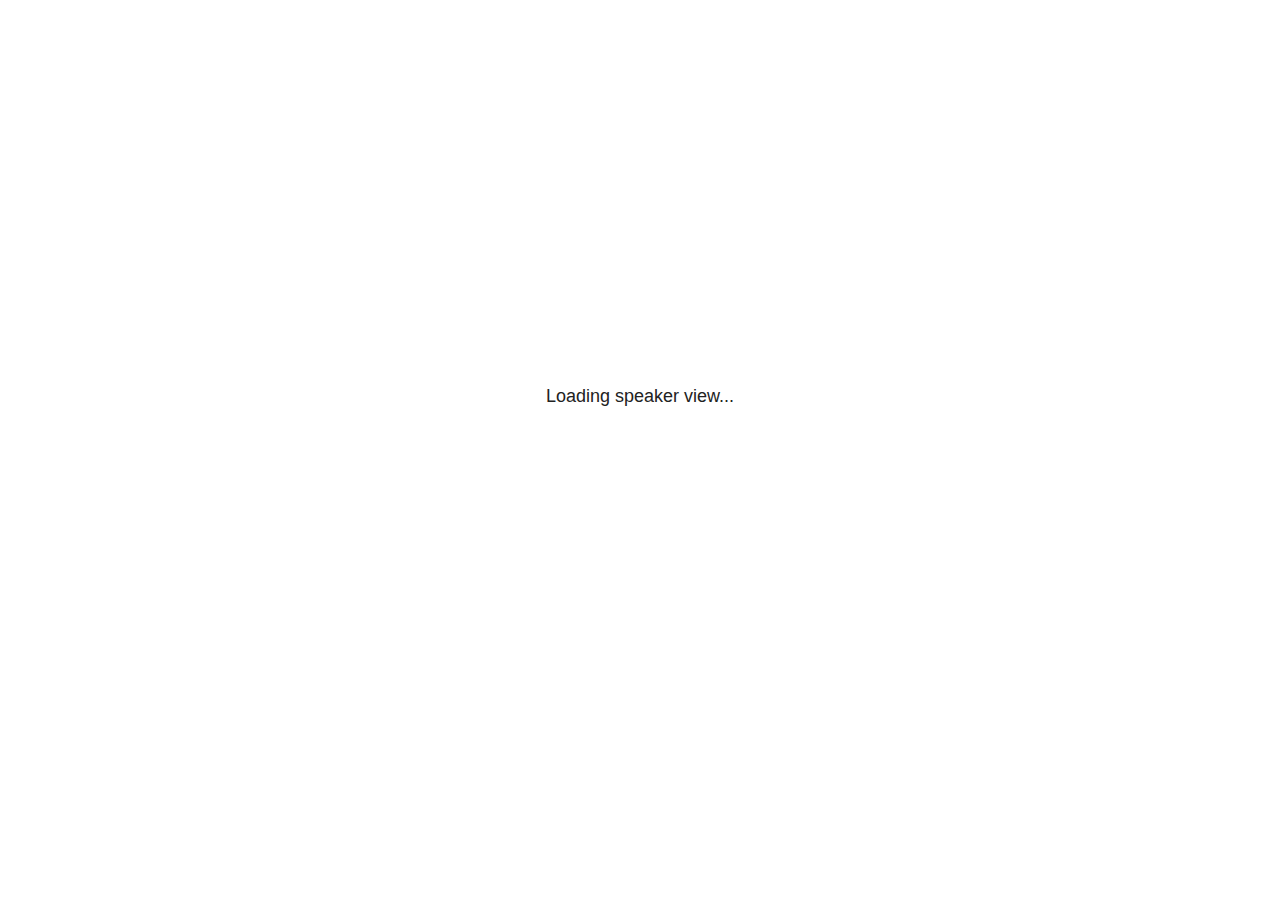
<file: 4aba3b97/site_libs/revealjs/plugin/notes/speaker-view.html>
<html lang="en">
	<head>
		<meta charset="utf-8">

		<title>reveal.js - Speaker View</title>

		<style>
			body {
				font-family: Helvetica;
				font-size: 18px;
			}

			#current-slide,
			#upcoming-slide,
			#speaker-controls {
				padding: 6px;
				box-sizing: border-box;
				-moz-box-sizing: border-box;
			}

			#current-slide iframe,
			#upcoming-slide iframe {
				width: 100%;
				height: 100%;
				border: 1px solid #ddd;
			}

			#current-slide .label,
			#upcoming-slide .label {
				position: absolute;
				top: 10px;
				left: 10px;
				z-index: 2;
			}

			#connection-status {
				position: absolute;
				top: 0;
				left: 0;
				width: 100%;
				height: 100%;
				z-index: 20;
				padding: 30% 20% 20% 20%;
				font-size: 18px;
				color: #222;
				background: #fff;
				text-align: center;
				box-sizing: border-box;
				line-height: 1.4;
			}

			.overlay-element {
				height: 34px;
				line-height: 34px;
				padding: 0 10px;
				text-shadow: none;
				background: rgba( 220, 220, 220, 0.8 );
				color: #222;
				font-size: 14px;
			}

			.overlay-element.interactive:hover {
				background: rgba( 220, 220, 220, 1 );
			}

			#current-slide {
				position: absolute;
				width: 60%;
				height: 100%;
				top: 0;
				left: 0;
				padding-right: 0;
			}

			#upcoming-slide {
				position: absolute;
				width: 40%;
				height: 40%;
				right: 0;
				top: 0;
			}

			/* Speaker controls */
			#speaker-controls {
				position: absolute;
				top: 40%;
				right: 0;
				width: 40%;
				height: 60%;
				overflow: auto;
				font-size: 18px;
			}

				.speaker-controls-time.hidden,
				.speaker-controls-notes.hidden {
					display: none;
				}

				.speaker-controls-time .label,
				.speaker-controls-pace .label,
				.speaker-controls-notes .label {
					text-transform: uppercase;
					font-weight: normal;
					font-size: 0.66em;
					color: #666;
					margin: 0;
				}

				.speaker-controls-time, .speaker-controls-pace {
					border-bottom: 1px solid rgba( 200, 200, 200, 0.5 );
					margin-bottom: 10px;
					padding: 10px 16px;
					padding-bottom: 20px;
					cursor: pointer;
				}

				.speaker-controls-time .reset-button {
					opacity: 0;
					float: right;
					color: #666;
					text-decoration: none;
				}
				.speaker-controls-time:hover .reset-button {
					opacity: 1;
				}

				.speaker-controls-time .timer,
				.speaker-controls-time .clock {
					width: 50%;
				}

				.speaker-controls-time .timer,
				.speaker-controls-time .clock,
				.speaker-controls-time .pacing .hours-value,
				.speaker-controls-time .pacing .minutes-value,
				.speaker-controls-time .pacing .seconds-value {
					font-size: 1.9em;
				}

				.speaker-controls-time .timer {
					float: left;
				}

				.speaker-controls-time .clock {
					float: right;
					text-align: right;
				}

				.speaker-controls-time span.mute {
					opacity: 0.3;
				}

				.speaker-controls-time .pacing-title {
					margin-top: 5px;
				}

				.speaker-controls-time .pacing.ahead {
					color: blue;
				}

				.speaker-controls-time .pacing.on-track {
					color: green;
				}

				.speaker-controls-time .pacing.behind {
					color: red;
				}

				.speaker-controls-notes {
					padding: 10px 16px;
				}

				.speaker-controls-notes .value {
					margin-top: 5px;
					line-height: 1.4;
					font-size: 1.2em;
				}

			/* Layout selector */
			#speaker-layout {
				position: absolute;
				top: 10px;
				right: 10px;
				color: #222;
				z-index: 10;
			}
				#speaker-layout select {
					position: absolute;
					width: 100%;
					height: 100%;
					top: 0;
					left: 0;
					border: 0;
					box-shadow: 0;
					cursor: pointer;
					opacity: 0;

					font-size: 1em;
					background-color: transparent;

					-moz-appearance: none;
					-webkit-appearance: none;
					-webkit-tap-highlight-color: rgba(0, 0, 0, 0);
				}

				#speaker-layout select:focus {
					outline: none;
					box-shadow: none;
				}

			.clear {
				clear: both;
			}

			/* Speaker layout: Wide */
			body[data-speaker-layout="wide"] #current-slide,
			body[data-speaker-layout="wide"] #upcoming-slide {
				width: 50%;
				height: 45%;
				padding: 6px;
			}

			body[data-speaker-layout="wide"] #current-slide {
				top: 0;
				left: 0;
			}

			body[data-speaker-layout="wide"] #upcoming-slide {
				top: 0;
				left: 50%;
			}

			body[data-speaker-layout="wide"] #speaker-controls {
				top: 45%;
				left: 0;
				width: 100%;
				height: 50%;
				font-size: 1.25em;
			}

			/* Speaker layout: Tall */
			body[data-speaker-layout="tall"] #current-slide,
			body[data-speaker-layout="tall"] #upcoming-slide {
				width: 45%;
				height: 50%;
				padding: 6px;
			}

			body[data-speaker-layout="tall"] #current-slide {
				top: 0;
				left: 0;
			}

			body[data-speaker-layout="tall"] #upcoming-slide {
				top: 50%;
				left: 0;
			}

			body[data-speaker-layout="tall"] #speaker-controls {
				padding-top: 40px;
				top: 0;
				left: 45%;
				width: 55%;
				height: 100%;
				font-size: 1.25em;
			}

			/* Speaker layout: Notes only */
			body[data-speaker-layout="notes-only"] #current-slide,
			body[data-speaker-layout="notes-only"] #upcoming-slide {
				display: none;
			}

			body[data-speaker-layout="notes-only"] #speaker-controls {
				padding-top: 40px;
				top: 0;
				left: 0;
				width: 100%;
				height: 100%;
				font-size: 1.25em;
			}

			@media screen and (max-width: 1080px) {
				body[data-speaker-layout="default"] #speaker-controls {
					font-size: 16px;
				}
			}

			@media screen and (max-width: 900px) {
				body[data-speaker-layout="default"] #speaker-controls {
					font-size: 14px;
				}
			}

			@media screen and (max-width: 800px) {
				body[data-speaker-layout="default"] #speaker-controls {
					font-size: 12px;
				}
			}

		</style>
	</head>

	<body>

		<div id="connection-status">Loading speaker view...</div>

		<div id="current-slide"></div>
		<div id="upcoming-slide"><span class="overlay-element label">Upcoming</span></div>
		<div id="speaker-controls">
			<div class="speaker-controls-time">
				<h4 class="label">Time <span class="reset-button">Click to Reset</span></h4>
				<div class="clock">
					<span class="clock-value">0:00 AM</span>
				</div>
				<div class="timer">
					<span class="hours-value">00</span><span class="minutes-value">:00</span><span class="seconds-value">:00</span>
				</div>
				<div class="clear"></div>

				<h4 class="label pacing-title" style="display: none">Pacing – Time to finish current slide</h4>
				<div class="pacing" style="display: none">
					<span class="hours-value">00</span><span class="minutes-value">:00</span><span class="seconds-value">:00</span>
				</div>
			</div>

			<div class="speaker-controls-notes hidden">
				<h4 class="label">Notes</h4>
				<div class="value"></div>
			</div>
		</div>
		<div id="speaker-layout" class="overlay-element interactive">
			<span class="speaker-layout-label"></span>
			<select class="speaker-layout-dropdown"></select>
		</div>

		<script>

			(function() {

				var notes,
					notesValue,
					currentState,
					currentSlide,
					upcomingSlide,
					layoutLabel,
					layoutDropdown,
					pendingCalls = {},
					lastRevealApiCallId = 0,
					connected = false;

				var SPEAKER_LAYOUTS = {
					'default': 'Default',
					'wide': 'Wide',
					'tall': 'Tall',
					'notes-only': 'Notes only'
				};

				setupLayout();

				var connectionStatus = document.querySelector( '#connection-status' );
				var connectionTimeout = setTimeout( function() {
					connectionStatus.innerHTML = 'Error connecting to main window.<br>Please try closing and reopening the speaker view.';
				}, 5000 );

				window.addEventListener( 'message', function( event ) {

					clearTimeout( connectionTimeout );
					connectionStatus.style.display = 'none';

					var data = JSON.parse( event.data );

					// The overview mode is only useful to the reveal.js instance
					// where navigation occurs so we don't sync it
					if( data.state ) delete data.state.overview;

					// Messages sent by the notes plugin inside of the main window
					if( data && data.namespace === 'reveal-notes' ) {
						if( data.type === 'connect' ) {
							handleConnectMessage( data );
						}
						else if( data.type === 'state' ) {
							handleStateMessage( data );
						}
						else if( data.type === 'return' ) {
							pendingCalls[data.callId](data.result);
							delete pendingCalls[data.callId];
						}
					}
					// Messages sent by the reveal.js inside of the current slide preview
					else if( data && data.namespace === 'reveal' ) {
						if( /ready/.test( data.eventName ) ) {
							// Send a message back to notify that the handshake is complete
							window.opener.postMessage( JSON.stringify({ namespace: 'reveal-notes', type: 'connected'} ), '*' );
						}
						else if( /slidechanged|fragmentshown|fragmenthidden|paused|resumed/.test( data.eventName ) && currentState !== JSON.stringify( data.state ) ) {

							window.opener.postMessage( JSON.stringify({ method: 'setState', args: [ data.state ]} ), '*' );

						}
					}

				} );

				/**
				 * Asynchronously calls the Reveal.js API of the main frame.
				 */
				function callRevealApi( methodName, methodArguments, callback ) {

					var callId = ++lastRevealApiCallId;
					pendingCalls[callId] = callback;
					window.opener.postMessage( JSON.stringify( {
						namespace: 'reveal-notes',
						type: 'call',
						callId: callId,
						methodName: methodName,
						arguments: methodArguments
					} ), '*' );

				}

				/**
				 * Called when the main window is trying to establish a
				 * connection.
				 */
				function handleConnectMessage( data ) {

					if( connected === false ) {
						connected = true;

						setupIframes( data );
						setupKeyboard();
						setupNotes();
						setupTimer();
					}

				}

				/**
				 * Called when the main window sends an updated state.
				 */
				function handleStateMessage( data ) {

					// Store the most recently set state to avoid circular loops
					// applying the same state
					currentState = JSON.stringify( data.state );

					// No need for updating the notes in case of fragment changes
					if ( data.notes ) {
						notes.classList.remove( 'hidden' );
						notesValue.style.whiteSpace = data.whitespace;
						if( data.markdown ) {
							notesValue.innerHTML = marked( data.notes );
						}
						else {
							notesValue.innerHTML = data.notes;
						}
					}
					else {
						notes.classList.add( 'hidden' );
					}

					// Update the note slides
					currentSlide.contentWindow.postMessage( JSON.stringify({ method: 'setState', args: [ data.state ] }), '*' );
					upcomingSlide.contentWindow.postMessage( JSON.stringify({ method: 'setState', args: [ data.state ] }), '*' );
					upcomingSlide.contentWindow.postMessage( JSON.stringify({ method: 'next' }), '*' );

				}

				// Limit to max one state update per X ms
				handleStateMessage = debounce( handleStateMessage, 200 );

				/**
				 * Forward keyboard events to the current slide window.
				 * This enables keyboard events to work even if focus
				 * isn't set on the current slide iframe.
				 *
				 * Block F5 default handling, it reloads and disconnects
				 * the speaker notes window.
				 */
				function setupKeyboard() {

					document.addEventListener( 'keydown', function( event ) {
						if( event.keyCode === 116 || ( event.metaKey && event.keyCode === 82 ) ) {
							event.preventDefault();
							return false;
						}
						currentSlide.contentWindow.postMessage( JSON.stringify({ method: 'triggerKey', args: [ event.keyCode ] }), '*' );
					} );

				}

				/**
				 * Creates the preview iframes.
				 */
				function setupIframes( data ) {

					var params = [
						'receiver',
						'progress=false',
						'history=false',
						'transition=none',
						'autoSlide=0',
						'backgroundTransition=none'
					].join( '&' );

					var urlSeparator = /\?/.test(data.url) ? '&' : '?';
					var hash = '#/' + data.state.indexh + '/' + data.state.indexv;
					var currentURL = data.url + urlSeparator + params + '&postMessageEvents=true' + hash;
					var upcomingURL = data.url + urlSeparator + params + '&controls=false' + hash;

					currentSlide = document.createElement( 'iframe' );
					currentSlide.setAttribute( 'width', 1280 );
					currentSlide.setAttribute( 'height', 1024 );
					currentSlide.setAttribute( 'src', currentURL );
					document.querySelector( '#current-slide' ).appendChild( currentSlide );

					upcomingSlide = document.createElement( 'iframe' );
					upcomingSlide.setAttribute( 'width', 640 );
					upcomingSlide.setAttribute( 'height', 512 );
					upcomingSlide.setAttribute( 'src', upcomingURL );
					document.querySelector( '#upcoming-slide' ).appendChild( upcomingSlide );

				}

				/**
				 * Setup the notes UI.
				 */
				function setupNotes() {

					notes = document.querySelector( '.speaker-controls-notes' );
					notesValue = document.querySelector( '.speaker-controls-notes .value' );

				}

				function getTimings( callback ) {

					callRevealApi( 'getSlidesAttributes', [], function ( slideAttributes ) {
						callRevealApi( 'getConfig', [], function ( config ) {
							var totalTime = config.totalTime;
							var minTimePerSlide = config.minimumTimePerSlide || 0;
							var defaultTiming = config.defaultTiming;
							if ((defaultTiming == null) && (totalTime == null)) {
								callback(null);
								return;
							}
							// Setting totalTime overrides defaultTiming
							if (totalTime) {
								defaultTiming = 0;
							}
							var timings = [];
							for ( var i in slideAttributes ) {
								var slide = slideAttributes[ i ];
								var timing = defaultTiming;
								if( slide.hasOwnProperty( 'data-timing' )) {
									var t = slide[ 'data-timing' ];
									timing = parseInt(t);
									if( isNaN(timing) ) {
										console.warn("Could not parse timing '" + t + "' of slide " + i + "; using default of " + defaultTiming);
										timing = defaultTiming;
									}
								}
								timings.push(timing);
							}
							if ( totalTime ) {
								// After we've allocated time to individual slides, we summarize it and
								// subtract it from the total time
								var remainingTime = totalTime - timings.reduce( function(a, b) { return a + b; }, 0 );
								// The remaining time is divided by the number of slides that have 0 seconds
								// allocated at the moment, giving the average time-per-slide on the remaining slides
								var remainingSlides = (timings.filter( function(x) { return x == 0 }) ).length
								var timePerSlide = Math.round( remainingTime / remainingSlides, 0 )
								// And now we replace every zero-value timing with that average
								timings = timings.map( function(x) { return (x==0 ? timePerSlide : x) } );
							}
							var slidesUnderMinimum = timings.filter( function(x) { return (x < minTimePerSlide) } ).length
							if ( slidesUnderMinimum ) {
								message = "The pacing time for " + slidesUnderMinimum + " slide(s) is under the configured minimum of " + minTimePerSlide + " seconds. Check the data-timing attribute on individual slides, or consider increasing the totalTime or minimumTimePerSlide configuration options (or removing some slides).";
								alert(message);
							}
							callback( timings );
						} );
					} );

				}

				/**
				 * Return the number of seconds allocated for presenting
				 * all slides up to and including this one.
				 */
				function getTimeAllocated( timings, callback ) {

					callRevealApi( 'getSlidePastCount', [], function ( currentSlide ) {
						var allocated = 0;
						for (var i in timings.slice(0, currentSlide + 1)) {
							allocated += timings[i];
						}
						callback( allocated );
					} );

				}

				/**
				 * Create the timer and clock and start updating them
				 * at an interval.
				 */
				function setupTimer() {

					var start = new Date(),
					timeEl = document.querySelector( '.speaker-controls-time' ),
					clockEl = timeEl.querySelector( '.clock-value' ),
					hoursEl = timeEl.querySelector( '.hours-value' ),
					minutesEl = timeEl.querySelector( '.minutes-value' ),
					secondsEl = timeEl.querySelector( '.seconds-value' ),
					pacingTitleEl = timeEl.querySelector( '.pacing-title' ),
					pacingEl = timeEl.querySelector( '.pacing' ),
					pacingHoursEl = pacingEl.querySelector( '.hours-value' ),
					pacingMinutesEl = pacingEl.querySelector( '.minutes-value' ),
					pacingSecondsEl = pacingEl.querySelector( '.seconds-value' );

					var timings = null;
					getTimings( function ( _timings ) {

						timings = _timings;
						if (_timings !== null) {
							pacingTitleEl.style.removeProperty('display');
							pacingEl.style.removeProperty('display');
						}

						// Update once directly
						_updateTimer();

						// Then update every second
						setInterval( _updateTimer, 1000 );

					} );


					function _resetTimer() {

						if (timings == null) {
							start = new Date();
							_updateTimer();
						}
						else {
							// Reset timer to beginning of current slide
							getTimeAllocated( timings, function ( slideEndTimingSeconds ) {
								var slideEndTiming = slideEndTimingSeconds * 1000;
								callRevealApi( 'getSlidePastCount', [], function ( currentSlide ) {
									var currentSlideTiming = timings[currentSlide] * 1000;
									var previousSlidesTiming = slideEndTiming - currentSlideTiming;
									var now = new Date();
									start = new Date(now.getTime() - previousSlidesTiming);
									_updateTimer();
								} );
							} );
						}

					}

					timeEl.addEventListener( 'click', function() {
						_resetTimer();
						return false;
					} );

					function _displayTime( hrEl, minEl, secEl, time) {

						var sign = Math.sign(time) == -1 ? "-" : "";
						time = Math.abs(Math.round(time / 1000));
						var seconds = time % 60;
						var minutes = Math.floor( time / 60 ) % 60 ;
						var hours = Math.floor( time / ( 60 * 60 )) ;
						hrEl.innerHTML = sign + zeroPadInteger( hours );
						if (hours == 0) {
							hrEl.classList.add( 'mute' );
						}
						else {
							hrEl.classList.remove( 'mute' );
						}
						minEl.innerHTML = ':' + zeroPadInteger( minutes );
						if (hours == 0 && minutes == 0) {
							minEl.classList.add( 'mute' );
						}
						else {
							minEl.classList.remove( 'mute' );
						}
						secEl.innerHTML = ':' + zeroPadInteger( seconds );
					}

					function _updateTimer() {

						var diff, hours, minutes, seconds,
						now = new Date();

						diff = now.getTime() - start.getTime();

						clockEl.innerHTML = now.toLocaleTimeString( 'en-US', { hour12: true, hour: '2-digit', minute:'2-digit' } );
						_displayTime( hoursEl, minutesEl, secondsEl, diff );
						if (timings !== null) {
							_updatePacing(diff);
						}

					}

					function _updatePacing(diff) {

						getTimeAllocated( timings, function ( slideEndTimingSeconds ) {
							var slideEndTiming = slideEndTimingSeconds * 1000;

							callRevealApi( 'getSlidePastCount', [], function ( currentSlide ) {
								var currentSlideTiming = timings[currentSlide] * 1000;
								var timeLeftCurrentSlide = slideEndTiming - diff;
								if (timeLeftCurrentSlide < 0) {
									pacingEl.className = 'pacing behind';
								}
								else if (timeLeftCurrentSlide < currentSlideTiming) {
									pacingEl.className = 'pacing on-track';
								}
								else {
									pacingEl.className = 'pacing ahead';
								}
								_displayTime( pacingHoursEl, pacingMinutesEl, pacingSecondsEl, timeLeftCurrentSlide );
							} );
						} );
					}

				}

				/**
				 * Sets up the speaker view layout and layout selector.
				 */
				function setupLayout() {

					layoutDropdown = document.querySelector( '.speaker-layout-dropdown' );
					layoutLabel = document.querySelector( '.speaker-layout-label' );

					// Render the list of available layouts
					for( var id in SPEAKER_LAYOUTS ) {
						var option = document.createElement( 'option' );
						option.setAttribute( 'value', id );
						option.textContent = SPEAKER_LAYOUTS[ id ];
						layoutDropdown.appendChild( option );
					}

					// Monitor the dropdown for changes
					layoutDropdown.addEventListener( 'change', function( event ) {

						setLayout( layoutDropdown.value );

					}, false );

					// Restore any currently persisted layout
					setLayout( getLayout() );

				}

				/**
				 * Sets a new speaker view layout. The layout is persisted
				 * in local storage.
				 */
				function setLayout( value ) {

					var title = SPEAKER_LAYOUTS[ value ];

					layoutLabel.innerHTML = 'Layout' + ( title ? ( ': ' + title ) : '' );
					layoutDropdown.value = value;

					document.body.setAttribute( 'data-speaker-layout', value );

					// Persist locally
					if( supportsLocalStorage() ) {
						window.localStorage.setItem( 'reveal-speaker-layout', value );
					}

				}

				/**
				 * Returns the ID of the most recently set speaker layout
				 * or our default layout if none has been set.
				 */
				function getLayout() {

					if( supportsLocalStorage() ) {
						var layout = window.localStorage.getItem( 'reveal-speaker-layout' );
						if( layout ) {
							return layout;
						}
					}

					// Default to the first record in the layouts hash
					for( var id in SPEAKER_LAYOUTS ) {
						return id;
					}

				}

				function supportsLocalStorage() {

					try {
						localStorage.setItem('test', 'test');
						localStorage.removeItem('test');
						return true;
					}
					catch( e ) {
						return false;
					}

				}

				function zeroPadInteger( num ) {

					var str = '00' + parseInt( num );
					return str.substring( str.length - 2 );

				}

				/**
				 * Limits the frequency at which a function can be called.
				 */
				function debounce( fn, ms ) {

					var lastTime = 0,
						timeout;

					return function() {

						var args = arguments;
						var context = this;

						clearTimeout( timeout );

						var timeSinceLastCall = Date.now() - lastTime;
						if( timeSinceLastCall > ms ) {
							fn.apply( context, args );
							lastTime = Date.now();
						}
						else {
							timeout = setTimeout( function() {
								fn.apply( context, args );
								lastTime = Date.now();
							}, ms - timeSinceLastCall );
						}

					}

				}

			})();

		</script>
	</body>
</html>
</file>
<file: site_libs/quarto-html/tippy.css>
.tippy-box[data-animation=fade][data-state=hidden]{opacity:0}[data-tippy-root]{max-width:calc(100vw - 10px)}.tippy-box{position:relative;background-color:#333;color:#fff;border-radius:4px;font-size:14px;line-height:1.4;white-space:normal;outline:0;transition-property:transform,visibility,opacity}.tippy-box[data-placement^=top]>.tippy-arrow{bottom:0}.tippy-box[data-placement^=top]>.tippy-arrow:before{bottom:-7px;left:0;border-width:8px 8px 0;border-top-color:initial;transform-origin:center top}.tippy-box[data-placement^=bottom]>.tippy-arrow{top:0}.tippy-box[data-placement^=bottom]>.tippy-arrow:before{top:-7px;left:0;border-width:0 8px 8px;border-bottom-color:initial;transform-origin:center bottom}.tippy-box[data-placement^=left]>.tippy-arrow{right:0}.tippy-box[data-placement^=left]>.tippy-arrow:before{border-width:8px 0 8px 8px;border-left-color:initial;right:-7px;transform-origin:center left}.tippy-box[data-placement^=right]>.tippy-arrow{left:0}.tippy-box[data-placement^=right]>.tippy-arrow:before{left:-7px;border-width:8px 8px 8px 0;border-right-color:initial;transform-origin:center right}.tippy-box[data-inertia][data-state=visible]{transition-timing-function:cubic-bezier(.54,1.5,.38,1.11)}.tippy-arrow{width:16px;height:16px;color:#333}.tippy-arrow:before{content:"";position:absolute;border-color:transparent;border-style:solid}.tippy-content{position:relative;padding:5px 9px;z-index:1}
</file>
<file: site_libs/quarto-html/quarto-syntax-highlighting.css>
/* quarto syntax highlight colors */
:root {
  --quarto-hl-ot-color: #003B4F;
  --quarto-hl-at-color: #657422;
  --quarto-hl-ss-color: #20794D;
  --quarto-hl-an-color: #5E5E5E;
  --quarto-hl-fu-color: #4758AB;
  --quarto-hl-st-color: #20794D;
  --quarto-hl-cf-color: #003B4F;
  --quarto-hl-op-color: #5E5E5E;
  --quarto-hl-er-color: #AD0000;
  --quarto-hl-bn-color: #AD0000;
  --quarto-hl-al-color: #AD0000;
  --quarto-hl-va-color: #111111;
  --quarto-hl-bu-color: inherit;
  --quarto-hl-ex-color: inherit;
  --quarto-hl-pp-color: #AD0000;
  --quarto-hl-in-color: #5E5E5E;
  --quarto-hl-vs-color: #20794D;
  --quarto-hl-wa-color: #5E5E5E;
  --quarto-hl-do-color: #5E5E5E;
  --quarto-hl-im-color: #00769E;
  --quarto-hl-ch-color: #20794D;
  --quarto-hl-dt-color: #AD0000;
  --quarto-hl-fl-color: #AD0000;
  --quarto-hl-co-color: #5E5E5E;
  --quarto-hl-cv-color: #5E5E5E;
  --quarto-hl-cn-color: #8f5902;
  --quarto-hl-sc-color: #5E5E5E;
  --quarto-hl-dv-color: #AD0000;
  --quarto-hl-kw-color: #003B4F;
}

/* other quarto variables */
:root {
  --quarto-font-monospace: SFMono-Regular, Menlo, Monaco, Consolas, "Liberation Mono", "Courier New", monospace;
}

pre > code.sourceCode > span {
  color: #003B4F;
}

code span {
  color: #003B4F;
}

code.sourceCode > span {
  color: #003B4F;
}

div.sourceCode,
div.sourceCode pre.sourceCode {
  color: #003B4F;
}

code span.ot {
  color: #003B4F;
}

code span.at {
  color: #657422;
}

code span.ss {
  color: #20794D;
}

code span.an {
  color: #5E5E5E;
}

code span.fu {
  color: #4758AB;
}

code span.st {
  color: #20794D;
}

code span.cf {
  color: #003B4F;
}

code span.op {
  color: #5E5E5E;
}

code span.er {
  color: #AD0000;
}

code span.bn {
  color: #AD0000;
}

code span.al {
  color: #AD0000;
}

code span.va {
  color: #111111;
}

code span.pp {
  color: #AD0000;
}

code span.in {
  color: #5E5E5E;
}

code span.vs {
  color: #20794D;
}

code span.wa {
  color: #5E5E5E;
  font-style: italic;
}

code span.do {
  color: #5E5E5E;
  font-style: italic;
}

code span.im {
  color: #00769E;
}

code span.ch {
  color: #20794D;
}

code span.dt {
  color: #AD0000;
}

code span.fl {
  color: #AD0000;
}

code span.co {
  color: #5E5E5E;
}

code span.cv {
  color: #5E5E5E;
  font-style: italic;
}

code span.cn {
  color: #8f5902;
}

code span.sc {
  color: #5E5E5E;
}

code span.dv {
  color: #AD0000;
}

code span.kw {
  color: #003B4F;
}

.prevent-inlining {
  content: "</";
}

/*# sourceMappingURL=debc5d5d77c3f9108843748ff7464032.css.map */
</file>
<file: styles.css>
/* css styles */
</file>
